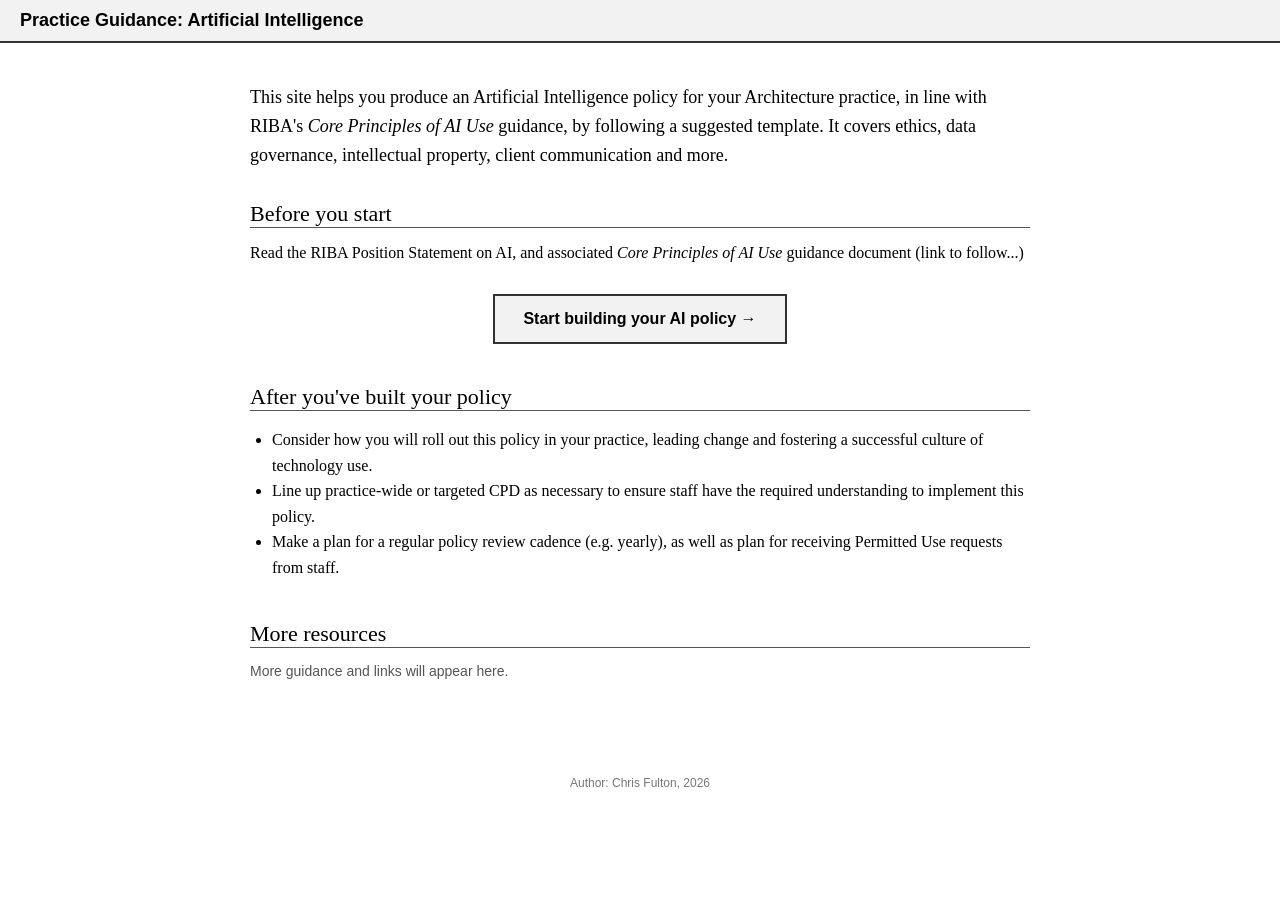
<file: index.html>
<!DOCTYPE html>
<html lang="en">
<head>
<meta charset="UTF-8">
<meta name="viewport" content="width=device-width, initial-scale=1.0">
<title>AI Policy Toolkit</title>
<link rel="stylesheet" href="css/home.css">

<!--
  Cloudflare Web Analytics 
-->
<script defer src="https://static.cloudflareinsights.com/beacon.min.js" data-cf-beacon='{"token": "PASTE_CLOUDFLARE_BEACON_TOKEN_HERE"}'></script>
</head>
<body>

<header>
  <h1>Practice Guidance: Artificial Intelligence</h1>
</header>

<main>
  <p class="intro">
    This site helps you produce an Artificial Intelligence policy for your Architecture practice, in line with RIBA's
    <i>Core Principles of AI Use</i> guidance, by following a suggested template. It covers ethics, data governance, intellectual property, client communication and more.
  </p>
  <br/>

  <h2>Before you start</h2>
    <p>Read the RIBA Position Statement on AI, and associated <i>Core Principles of AI Use</i> guidance document (link to follow...)</p>
  <div class="cta">
    <a class="button" href="choose-profile.html">Start building your AI policy &rarr;</a>
  </div>

  <h2>After you've built your policy</h2>
    <ul>
      <li>Consider how you will roll out this policy in your practice, leading change and fostering a successful culture of technology use.</li>
      <li>Line up practice-wide or targeted CPD as necessary to ensure staff have the required understanding to implement this policy.</li>
      <li>Make a plan for a regular policy review cadence (e.g. yearly), as well as plan for receiving Permitted Use requests from staff.</li>
    </ul>

  <h2>More resources</h2>
  <p class="more-links">
    More guidance and links will appear here.
  </p>
</main>

<footer>
  Author: Chris Fulton, 2026
</footer>

</body>
</html>
</file>
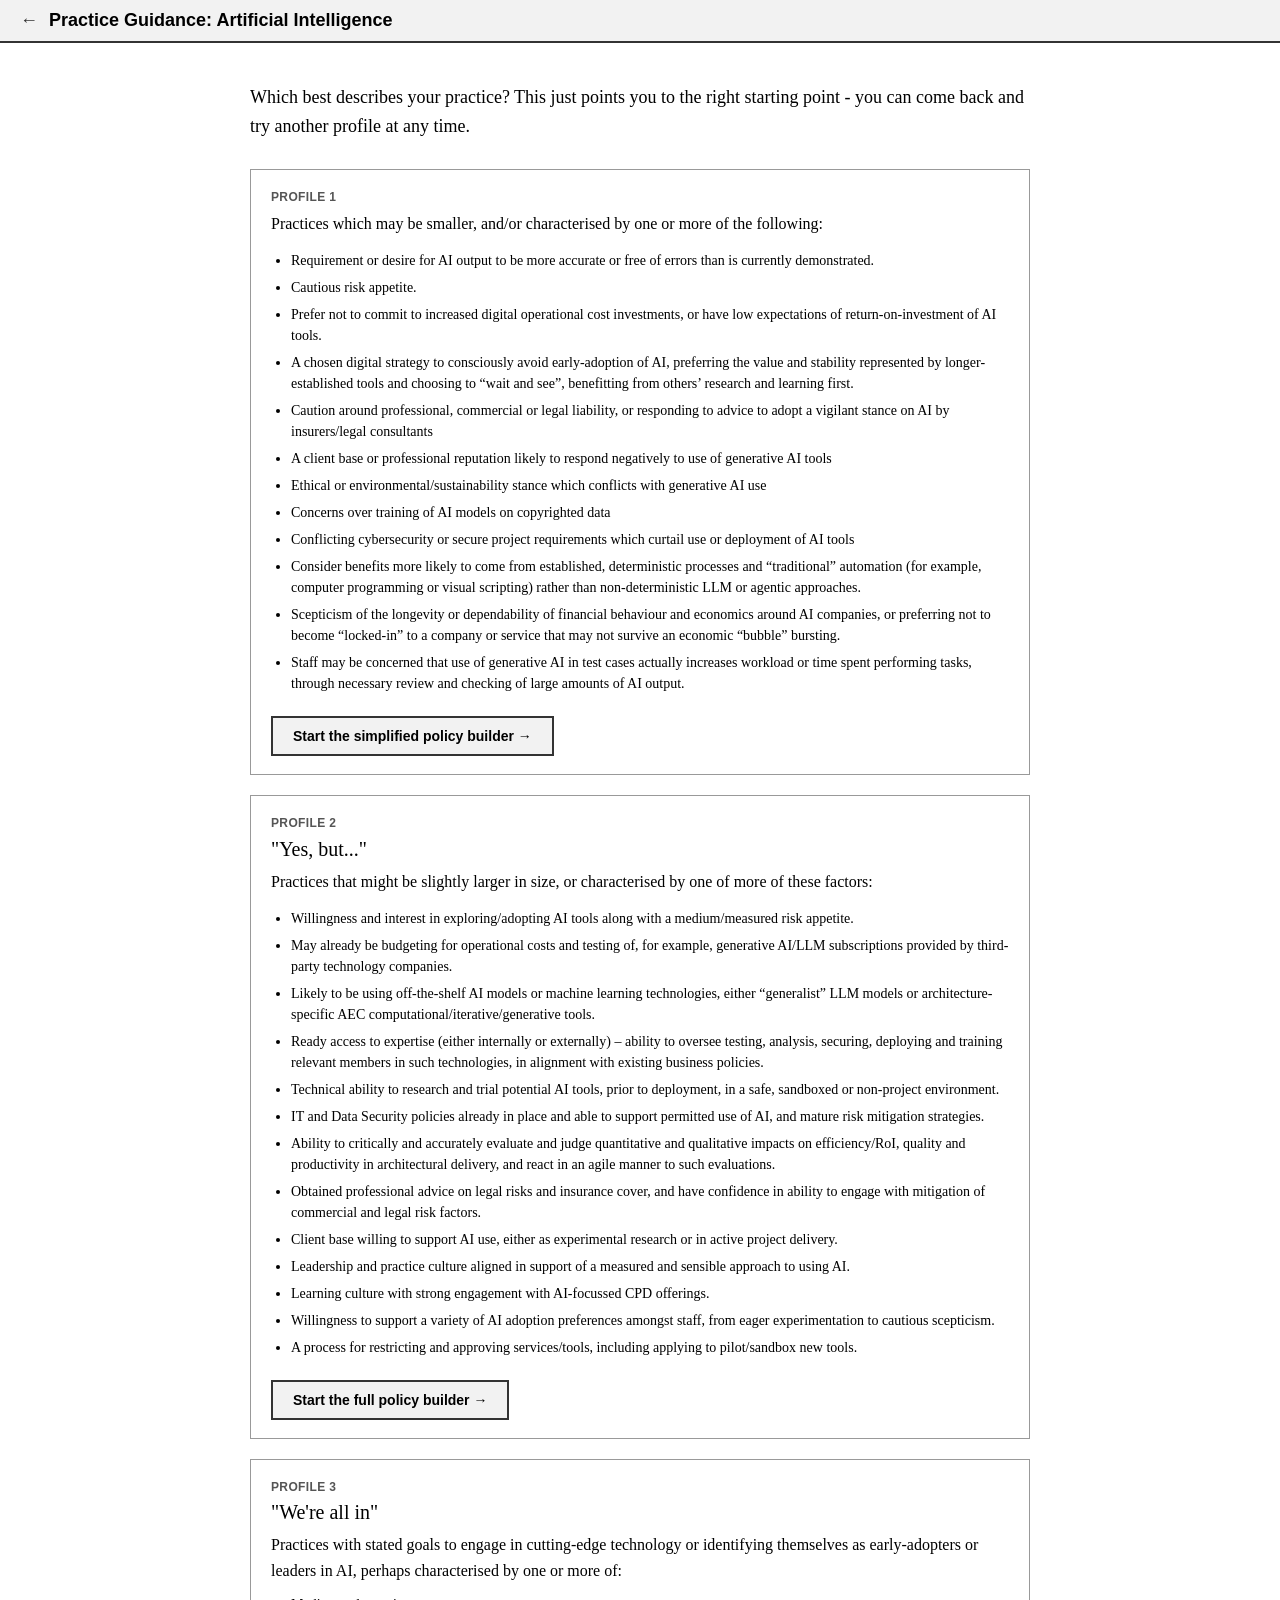
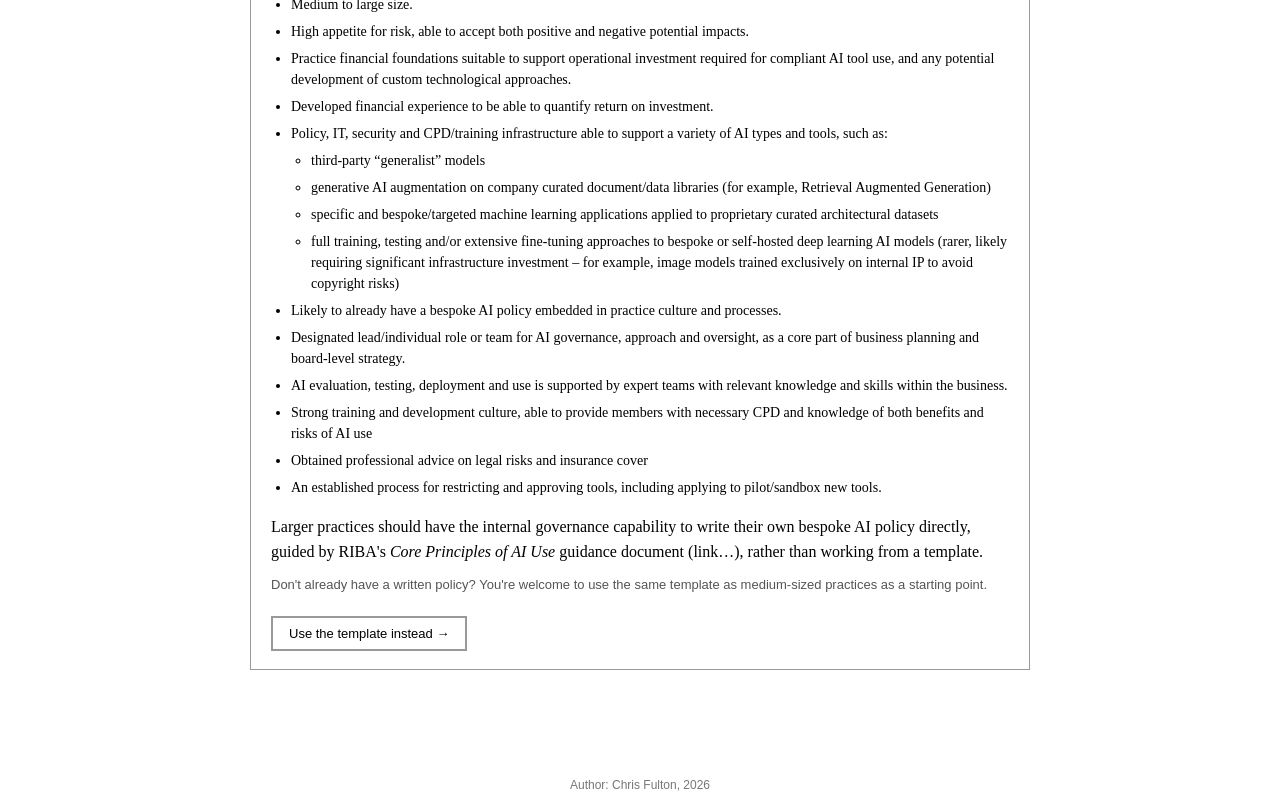
<file: choose-profile.html>
<!DOCTYPE html>
<html lang="en">
<head>
<meta charset="UTF-8">
<meta name="viewport" content="width=device-width, initial-scale=1.0">
<title>Choose your practice profile - AI Policy Toolkit</title>
<link rel="stylesheet" href="css/home.css">

<!-- Cloudflare Web Analytics -->
<script defer src="https://static.cloudflareinsights.com/beacon.min.js" data-cf-beacon='{"token": "PASTE_CLOUDFLARE_BEACON_TOKEN_HERE"}'></script>
</head>
<body>

<header>
  <h1><a href="index.html" class="home-link" title="Back to home">&larr;</a> Practice Guidance: Artificial Intelligence</h1>
</header>

<main>
  <p class="profile-intro">
    Which best describes your practice? This just points you to the right starting point - you can come back
    and try another profile at any time.
  </p>

  <div class="profile-cards">

    <a class="profile-card" href="simple-policy-builder.html" aria-label="Profile 1: Small practice - continue to the simplified builder">
      <p class="profile-tag">Profile 1</p>
      
      <p>Practices which may be smaller, and/or characterised by one or more of the following:</p>
      <ul>
        <li>Requirement or desire for AI output to be more accurate or free of errors than is currently demonstrated.</li>
        <li>Cautious risk appetite.</li>
        <li>Prefer not to commit to increased digital operational cost investments, or have low expectations of return-on-investment of AI tools.</li>
        <li>A chosen digital strategy to consciously avoid early-adoption of AI, preferring the value and stability represented by longer-established tools and choosing to &ldquo;wait and see&rdquo;, benefitting from others&rsquo; research and learning first.</li>
        <li>Caution around professional, commercial or legal liability, or responding to advice to adopt a vigilant stance on AI by insurers/legal consultants</li>
        <li>A client base or professional reputation likely to respond negatively to use of generative AI tools</li>
        <li>Ethical or environmental/sustainability stance which conflicts with generative AI use</li>
        <li>Concerns over training of AI models on copyrighted data</li>
        <li>Conflicting cybersecurity or secure project requirements which curtail use or deployment of AI tools</li>
        <li>Consider benefits more likely to come from established, deterministic processes and &ldquo;traditional&rdquo; automation (for example, computer programming or visual scripting) rather than non-deterministic LLM or agentic approaches.</li>
        <li>Scepticism of the longevity or dependability of financial behaviour and economics around AI companies, or preferring not to become &ldquo;locked-in&rdquo; to a company or service that may not survive an economic &ldquo;bubble&rdquo; bursting.</li>
        <li>Staff may be concerned that use of generative AI in test cases actually increases workload or time spent performing tasks, through necessary review and checking of large amounts of AI output.</li>
      </ul>
      <div class="button-row">
        <span class="button">Start the simplified policy builder &rarr;</span>
      </div>
    </a>

    <a class="profile-card" href="policybuilder.html" aria-label="Profile 2: Medium practice - start the policy builder">
      <p class="profile-tag">Profile 2</p>
      <h3>"Yes, but..."</h3>
      <p>Practices that might be slightly larger in size, or characterised by one of more of these factors:</p>
      <ul>
        <li>Willingness and interest in exploring/adopting AI tools along with a medium/measured risk appetite.</li>
        <li>May already be budgeting for operational costs and testing of, for example, generative AI/LLM subscriptions provided by third-party technology companies.</li>
        <li>Likely to be using off-the-shelf AI models or machine learning technologies, either &ldquo;generalist&rdquo; LLM models or architecture-specific AEC computational/iterative/generative tools.</li>
        <li>Ready access to expertise (either internally or externally) &ndash; ability to oversee testing, analysis, securing, deploying and training relevant members in such technologies, in alignment with existing business policies.</li>
        <li>Technical ability to research and trial potential AI tools, prior to deployment, in a safe, sandboxed or non-project environment.</li>
        <li>IT and Data Security policies already in place and able to support permitted use of AI, and mature risk mitigation strategies.</li>
        <li>Ability to critically and accurately evaluate and judge quantitative and qualitative impacts on efficiency/RoI, quality and productivity in architectural delivery, and react in an agile manner to such evaluations.</li>
        <li>Obtained professional advice on legal risks and insurance cover, and have confidence in ability to engage with mitigation of commercial and legal risk factors.</li>
        <li>Client base willing to support AI use, either as experimental research or in active project delivery.</li>
        <li>Leadership and practice culture aligned in support of a measured and sensible approach to using AI.</li>
        <li>Learning culture with strong engagement with AI-focussed CPD offerings.</li>
        <li>Willingness to support a variety of AI adoption preferences amongst staff, from eager experimentation to cautious scepticism.</li>
        <li>A process for restricting and approving services/tools, including applying to pilot/sandbox new tools.</li>
      </ul>
      <div class="button-row">
        <span class="button">Start the full policy builder &rarr;</span>
      </div>
    </a>

    <a class="profile-card" href="policybuilder.html" aria-label="Profile 3: Large practice - use the template">
      <p class="profile-tag">Profile 3</p>
      <h3>"We're all in"</h3>
      <p>Practices with stated goals to engage in cutting-edge technology or identifying themselves as early-adopters or leaders in AI, perhaps characterised by one or more of:</p>
      <ul>
        <li>Medium to large size.</li>
        <li>High appetite for risk, able to accept both positive and negative potential impacts.</li>
        <li>Practice financial foundations suitable to support operational investment required for compliant AI tool use, and any potential development of custom technological approaches.</li>
        <li>Developed financial experience to be able to quantify return on investment.</li>
        <li>
          Policy, IT, security and CPD/training infrastructure able to support a variety of AI types and tools, such as:
          <ul>
            <li>third-party &ldquo;generalist&rdquo; models</li>
            <li>generative AI augmentation on company curated document/data libraries (for example, Retrieval Augmented Generation)</li>
            <li>specific and bespoke/targeted machine learning applications applied to proprietary curated architectural datasets</li>
            <li>full training, testing and/or extensive fine-tuning approaches to bespoke or self-hosted deep learning AI models (rarer, likely requiring significant infrastructure investment &ndash; for example, image models trained exclusively on internal IP to avoid copyright risks)</li>
          </ul>
        </li>
        <li>Likely to already have a bespoke AI policy embedded in practice culture and processes.</li>
        <li>Designated lead/individual role or team for AI governance, approach and oversight, as a core part of business planning and board-level strategy.</li>
        <li>AI evaluation, testing, deployment and use is supported by expert teams with relevant knowledge and skills within the business.</li>
        <li>Strong training and development culture, able to provide members with necessary CPD and knowledge of both benefits and risks of AI use</li>
        <li>Obtained professional advice on legal risks and insurance cover</li>
        <li>An established process for restricting and approving tools, including applying to pilot/sandbox new tools.</li>
      </ul>
      <p>
        Larger practices should have the internal governance capability to write their own bespoke AI policy directly,
        guided by RIBA's <i>Core Principles of AI Use</i> guidance document (link&hellip;), rather than working
        from a template.
      </p>
      <p class="profile-note">Don't already have a written policy? You're welcome to use the same template as medium-sized practices as a starting point.</p>
      <div class="button-row">
        <span class="button secondary">Use the template instead &rarr;</span>
      </div>
    </a>

  </div>
</main>

<footer>
  Author: Chris Fulton, 2026
</footer>

</body>
</html>
</file>
<file: css/home.css>
body {
  margin: 0;
  font-family: "Times New Roman", Times, serif;
  font-size: 16px;
  color: #000;
  background: #fff;
}

header {
  padding: 10px 20px;
  background: #f2f2f2;
  border-bottom: 2px solid #333;
}

header h1 {
  font-size: 18px;
  margin: 0;
  font-family: Arial, Helvetica, sans-serif;
}

header h1 .home-link {
  color: #333;
  text-decoration: none;
  margin-right: 6px;
}

header h1 .home-link:hover {
  text-decoration: underline;
}

main {
  max-width: 780px;
  margin: 0 auto;
  padding: 40px 20px 60px;
}

h2 {
  font-size: 22px;
  font-weight: normal;
  border-bottom: 1px solid rgb(86, 86, 86);
  margin: 40px 0 12px 0;
}

h2:first-of-type {
  margin-top: 0;
}

p {
  line-height: 1.6;
  margin: 0 0 14px 0;
}

ul {
  line-height: 1.6;
  padding-left: 22px;
}

.intro {
  font-size: 18px;
}

.cta {
  margin: 28px 0;
  text-align: center;
}

.cta a.button {
  display: inline-block;
  font-family: Arial, Helvetica, sans-serif;
  font-size: 16px;
  font-weight: bold;
  padding: 14px 28px;
  border: 2px solid #333;
  background: #f2f2f2;
  color: #000;
  text-decoration: none;
}

.cta a.button:hover {
  background: #333;
  color: #fff;
}

.placeholder {
  font-family: Arial, Helvetica, sans-serif;
  font-size: 13px;
  color: #a00;
  background: #fff6f6;
  border: 1px dashed #a00;
  padding: 10px 12px;
  margin-bottom: 14px;
}

.more-links {
  font-family: Arial, Helvetica, sans-serif;
  font-size: 14px;
  color: #555;
}

footer {
  font-family: Arial, Helvetica, sans-serif;
  font-size: 12px;
  color: #777;
  text-align: center;
  padding: 20px;
}

/* ---------- Practice profile cards (choose-profile.html) ---------- */

.profile-intro {
  font-size: 18px;
}

.profile-cards {
  display: flex;
  flex-direction: column;
  gap: 20px;
  margin: 28px 0;
}

.profile-card {
  display: flex;
  flex-direction: column;
  border: 1px solid #999;
  padding: 18px 20px;
  color: inherit;
  text-decoration: none;
  cursor: pointer;
  background: #fff;
  transition: border-color 0.15s ease, box-shadow 0.15s ease, background 0.15s ease;
}

.profile-card:hover {
  border-color: #333;
  background: #fafafa;
  box-shadow: 0 2px 10px rgba(0, 0, 0, 0.12);
}

.profile-card .profile-tag {
  display: inline-block;
  font-family: Arial, Helvetica, sans-serif;
  font-size: 12px;
  font-weight: bold;
  text-transform: uppercase;
  letter-spacing: 0.03em;
  color: #555;
  margin-bottom: 4px;
}

.profile-card h3 {
  font-size: 20px;
  font-weight: normal;
  margin: 0 0 8px 0;
}

.profile-card p {
  margin: 0 0 10px 0;
}

.profile-card p:last-of-type {
  margin-bottom: 14px;
}

.profile-card .profile-note {
  font-family: Arial, Helvetica, sans-serif;
  font-size: 13px;
  color: #555;
}

.profile-card .button {
  display: inline-block;
  font-family: Arial, Helvetica, sans-serif;
  font-size: 14px;
  font-weight: bold;
  padding: 10px 20px;
  border: 2px solid #333;
  background: #f2f2f2;
  color: #000;
  text-decoration: none;
}

.profile-card .button:hover {
  background: #333;
  color: #fff;
}

.profile-card .button.secondary {
  font-weight: normal;
  padding: 8px 16px;
  font-size: 13px;
  border-color: #999;
  background: #fff;
}

.profile-card .button.secondary:hover {
  background: #f2f2f2;
  color: #000;
}

.profile-card .button-row {
  display: flex;
  gap: 10px;
  flex-wrap: wrap;
  align-items: center;
  margin-top: auto; /* pins the button(s) to the bottom of the card, however long the text above is */
  padding-top: 6px;
}

.profile-card ul {
  font-size: 14px;
  line-height: 1.5;
  margin: 0 0 10px 0;
  padding-left: 20px;
}

.profile-card li {
  margin-bottom: 6px;
}

.profile-card li ul {
  margin: 6px 0 0 0;
}

.back-link {
  font-family: Arial, Helvetica, sans-serif;
  font-size: 13px;
  text-align: center;
}
</file>
